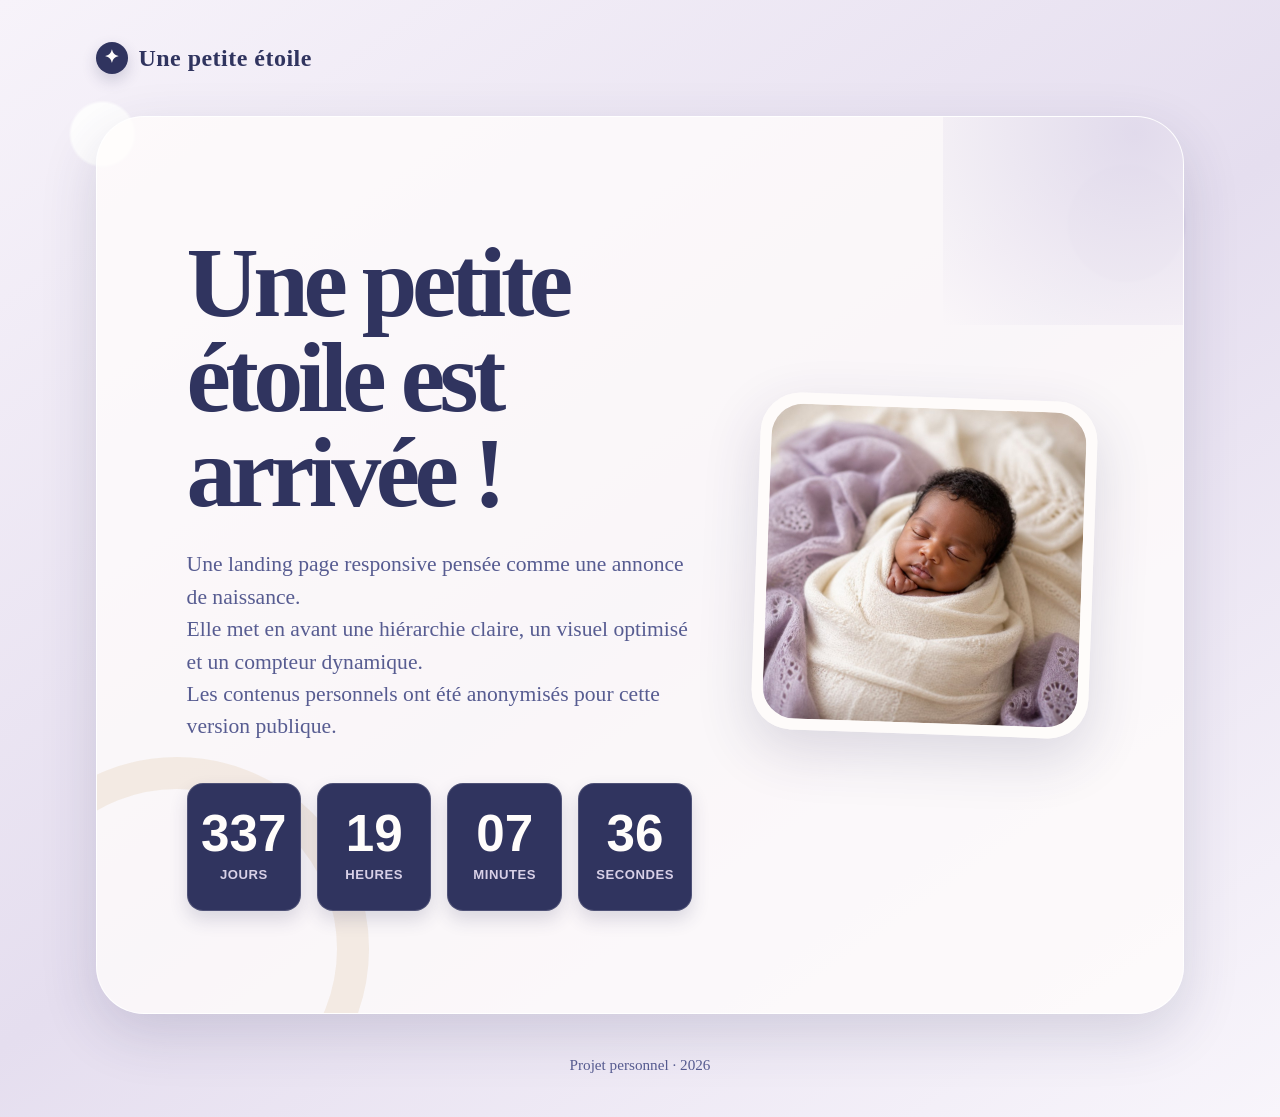
<file: index.html>
<!DOCTYPE html>
<html lang="fr">

<head>
    <meta charset="UTF-8">
    <meta name="viewport" content="width=device-width, initial-scale=1.0">
    <meta name="description" content="Projet de page d'annonce de naissance responsive, conçu en HTML, CSS et JavaScript.">
    <meta name="theme-color" content="#34368d">
    <title>Annonce de naissance | Projet portfolio</title>

    <meta property="og:type" content="website">
    <meta property="og:title" content="Annonce de naissance | Projet portfolio">
    <meta property="og:description" content="Une landing page responsive conçue en HTML, CSS et JavaScript.">

    <meta name="twitter:card" content="summary">
    <meta name="twitter:title" content="Annonce de naissance | Projet portfolio">
    <meta name="twitter:description" content="Une landing page responsive conçue en HTML, CSS et JavaScript.">

    <link rel="icon" href="./favicon.svg" type="image/svg+xml">
    <link rel="stylesheet" href="./assets/css/style.css">
</head>

<body id="top">
    <header class="site-header">
        <a href="#top" class="brand" aria-label="Retour en haut de page">
            <span class="brand__mark" aria-hidden="true">✦</span>
            <span>Une petite étoile</span>
        </a>
    </header>

    <main>
        <section class="hero" aria-labelledby="hero-title">
            <div class="hero__content">
                <h1 id="hero-title">Une petite étoile est arrivée&nbsp;!</h1>
                <p class="hero__message">
                    Une landing page responsive pensée comme une annonce de naissance.<br>
                    Elle met en avant une hiérarchie claire, un visuel optimisé et un compteur dynamique.<br>
                    Les contenus personnels ont été anonymisés pour cette version publique.
                </p>

                <!-- Date fictive utilisée uniquement pour démontrer le compteur JavaScript. -->
                <div class="arrival-counter" data-arrival-date="2026-01-01T00:00:00+01:00" aria-label="Compteur de démonstration">
                    <div class="time-card">
                        <span id="jour">00</span>
                        <span>jours</span>
                    </div>
                    <div class="time-card">
                        <span id="heure">00</span>
                        <span>heures</span>
                    </div>
                    <div class="time-card">
                        <span id="minute">00</span>
                        <span>minutes</span>
                    </div>
                    <div class="time-card">
                        <span id="seconde">00</span>
                        <span>secondes</span>
                    </div>
                </div>

                <noscript>
                    <p class="noscript-message">Activez JavaScript pour voir le compteur de démonstration.</p>
                </noscript>
            </div>

            <figure class="baby-photo">
                <img src="./assets/images/bebe-endormi.jpg" alt="Bébé endormi, emmailloté dans une couverture claire" width="900" height="900" loading="eager" decoding="async">
            </figure>
        </section>
    </main>

    <footer>
        <p>
            Projet personnel · <span id="current-year"></span>
        </p>
    </footer>

    <script src="./assets/js/main.js"></script>
</body>

</html>
</file>
<file: assets/css/style.css>
:root {
    --ink: #30345f;
    --ink-soft: #575c91;
    --lilac: #e9e5f1;
    --lilac-deep: #d8d0e7;
    --cream: #fffdfb;
    --gold: #bd8a45;
    --shadow: 0 1.25rem 3.5rem rgba(48, 52, 95, 0.16);
}

* {
    box-sizing: border-box;
}

html {
    scroll-behavior: smooth;
}

body {
    min-height: 100svh;
    margin: 0;
    overflow-x: hidden;
    color: var(--ink);
    font-family: Georgia, "Times New Roman", serif;
    line-height: 1.5;
    background:
        radial-gradient(circle at 8% 12%, rgba(255, 255, 255, 0.9) 0 2%, transparent 2.2%),
        radial-gradient(circle at 88% 20%, rgba(216, 208, 231, 0.8) 0 4%, transparent 4.2%),
        linear-gradient(145deg, #f7f3fa 0%, #e5deef 52%, #f8f5fb 100%);
}

a {
    color: inherit;
}

:focus-visible {
    outline: 3px solid var(--gold);
    outline-offset: 4px;
}

.site-header {
    width: min(100% - 2rem, 68rem);
    margin: 0 auto;
    padding: clamp(1.25rem, 4vw, 2.5rem) 0;
}

.brand {
    display: inline-flex;
    align-items: center;
    flex-wrap: wrap;
    gap: 0.65rem;
    color: var(--ink);
    font-size: clamp(1.15rem, 2.5vw, 1.5rem);
    font-weight: 700;
    letter-spacing: 0.02em;
    text-decoration: none;
}

.brand > :last-child {
    min-width: 0;
}

.brand__mark {
    display: grid;
    place-items: center;
    width: 2rem;
    height: 2rem;
    color: var(--cream);
    font-family: Arial, sans-serif;
    font-size: 1.1rem;
    line-height: 1;
    background: var(--ink);
    border-radius: 50%;
    box-shadow: 0 0.4rem 0.9rem rgba(48, 52, 95, 0.2);
}

main {
    width: min(100% - 2rem, 68rem);
    margin: 0 auto;
}

.hero {
    position: relative;
    display: grid;
    grid-template-columns: minmax(0, 1.2fr) minmax(15rem, 0.8fr);
    align-items: center;
    min-height: min(43rem, calc(100svh - 8rem));
    gap: clamp(2rem, 5vw, 5rem);
    padding: clamp(2.5rem, 8vw, 6.5rem) clamp(1.25rem, 7vw, 6rem);
    overflow: hidden;
    background: rgba(255, 253, 251, 0.78);
    border: 1px solid rgba(255, 255, 255, 0.9);
    border-radius: clamp(1.5rem, 4vw, 3rem);
    box-shadow: var(--shadow);
}

.hero::before,
.hero::after {
    position: absolute;
    z-index: 0;
    display: block;
    content: "";
    pointer-events: none;
}

.hero::before {
    top: -11rem;
    right: -9rem;
    width: 24rem;
    height: 24rem;
    background: radial-gradient(circle, rgba(216, 208, 231, 0.72), rgba(216, 208, 231, 0));
}

.hero::after {
    bottom: -8rem;
    left: -7rem;
    width: 20rem;
    height: 20rem;
    border: 2rem solid rgba(189, 138, 69, 0.12);
    border-radius: 50%;
}

.hero__content {
    position: relative;
    z-index: 1;
    width: min(100%, 44rem);
    text-align: left;
}

.eyebrow {
    display: inline-block;
    margin: 0;
    padding: 0.4rem 0.9rem;
    color: var(--ink-soft);
    font-family: Arial, sans-serif;
    font-size: clamp(0.72rem, 1.5vw, 0.85rem);
    font-weight: 700;
    letter-spacing: 0.1em;
    text-transform: uppercase;
    background: rgba(233, 229, 241, 0.75);
    border-radius: 999px;
}

h1 {
    max-width: 12ch;
    margin: 1rem 0 0;
    font-size: clamp(2.8rem, 9vw, 6.25rem);
    font-weight: 700;
    line-height: 0.95;
    letter-spacing: -0.055em;
}

.hero__message {
    max-width: 38rem;
    margin: clamp(1.25rem, 3vw, 1.75rem) 0 0;
    color: var(--ink-soft);
    font-size: clamp(1.05rem, 2.5vw, 1.35rem);
}

.arrival-counter {
    display: grid;
    grid-template-columns: repeat(4, minmax(5.25rem, 1fr));
    gap: clamp(0.5rem, 1.5vw, 1rem);
    max-width: 39rem;
    margin: clamp(1.75rem, 4vw, 2.5rem) 0 0;
}

.time-card {
    display: grid;
    align-content: center;
    justify-items: center;
    min-height: clamp(6.7rem, 13vw, 8rem);
    padding: 0.7rem 0.4rem;
    color: var(--cream);
    background: var(--ink);
    border: 1px solid rgba(255, 255, 255, 0.15);
    border-radius: 1rem;
    box-shadow: 0 0.55rem 1.1rem rgba(48, 52, 95, 0.16);
}

.time-card > :first-child {
    font-family: Arial, sans-serif;
    font-size: clamp(1.9rem, 5vw, 3.2rem);
    font-weight: 700;
    line-height: 1;
}

.time-card > :last-child {
    margin-top: 0.35rem;
    color: var(--lilac-deep);
    font-family: Arial, sans-serif;
    font-size: clamp(0.7rem, 1.5vw, 0.82rem);
    font-weight: 700;
    letter-spacing: 0.04em;
    text-transform: uppercase;
}

.noscript-message {
    margin: 1rem 0 0;
    color: var(--ink-soft);
    font-size: clamp(0.95rem, 2vw, 1.1rem);
    font-style: italic;
}

.baby-photo {
    position: relative;
    z-index: 1;
    justify-self: end;
    width: min(100%, 25rem);
    margin: 0;
    padding: clamp(0.45rem, 1vw, 0.7rem);
    background: rgba(255, 253, 251, 0.82);
    border-radius: clamp(1.5rem, 4vw, 2.5rem);
    box-shadow: var(--shadow);
    transform: rotate(2deg);
}

.baby-photo img {
    display: block;
    width: 100%;
    height: auto;
    aspect-ratio: 1;
    object-fit: cover;
    border-radius: clamp(1.1rem, 3vw, 2rem);
}

footer {
    width: min(100% - 2rem, 68rem);
    margin: 0 auto;
    padding: clamp(1.5rem, 4vw, 2.5rem) 0;
    color: var(--ink-soft);
    font-size: 0.95rem;
    text-align: center;
}

footer p {
    margin: 0;
}

footer a {
    color: var(--ink);
    font-weight: 700;
}

@media (max-width: 820px) {
    .hero {
        grid-template-columns: 1fr;
        min-height: auto;
        text-align: center;
    }

    .hero__content {
        text-align: center;
    }

    h1,
    .hero__message,
    .arrival-counter,
    .noscript-message {
        margin-right: auto;
        margin-left: auto;
    }

    .baby-photo {
        justify-self: center;
        width: min(100%, 22rem);
        transform: rotate(0);
    }
}

@media (max-width: 620px) {
    .site-header,
    main,
    footer {
        width: min(100% - 1.25rem, 68rem);
    }

    .hero {
        min-height: auto;
        padding: 3.25rem 1rem;
        border-radius: 1.25rem;
    }

    .hero__message br {
        display: none;
    }

    .arrival-counter {
        grid-template-columns: repeat(2, minmax(0, 1fr));
        width: min(100%, 24rem);
    }
}

@media (max-width: 360px) {
    .hero {
        padding-right: 0.75rem;
        padding-left: 0.75rem;
    }

    .arrival-counter {
        gap: 0.45rem;
    }

    .time-card {
        min-height: 6rem;
        border-radius: 0.75rem;
    }
}

@media (prefers-reduced-motion: reduce) {
    *,
    *::before,
    *::after {
        scroll-behavior: auto !important;
    }
}
</file>
